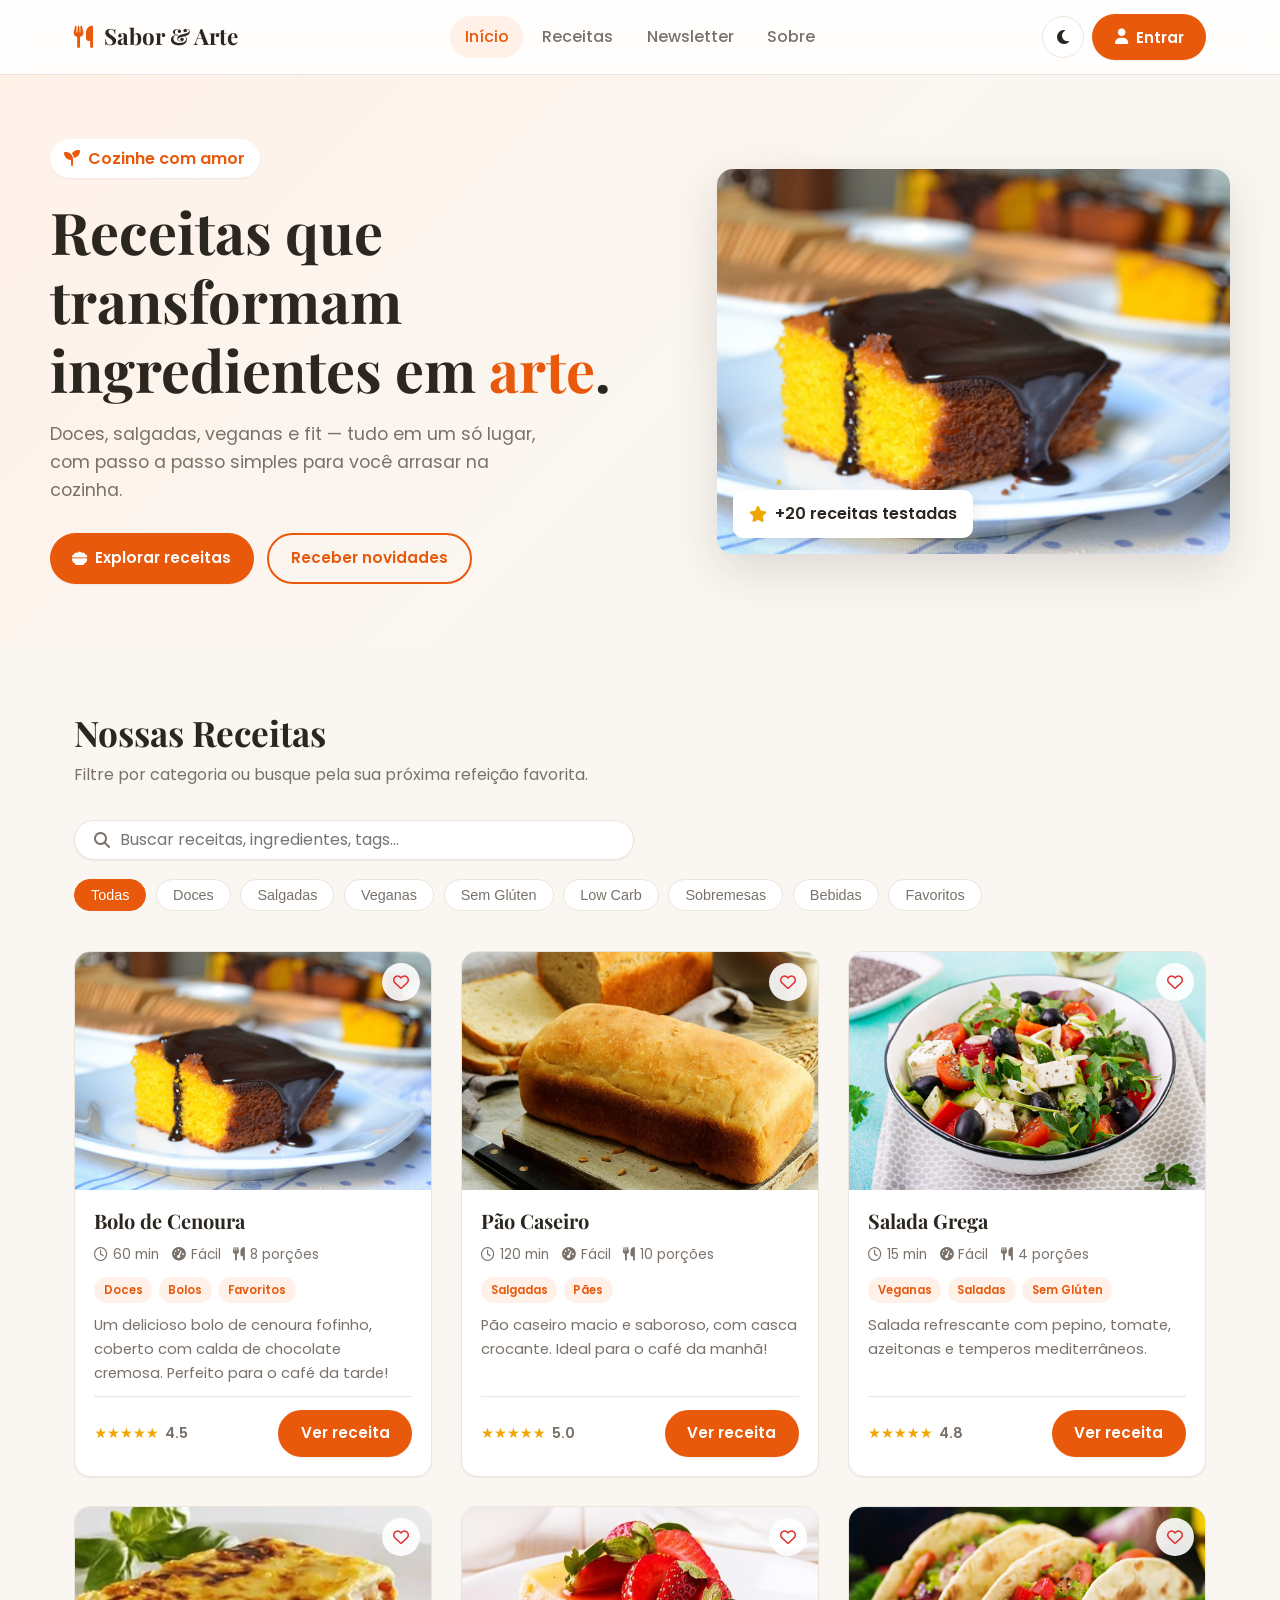
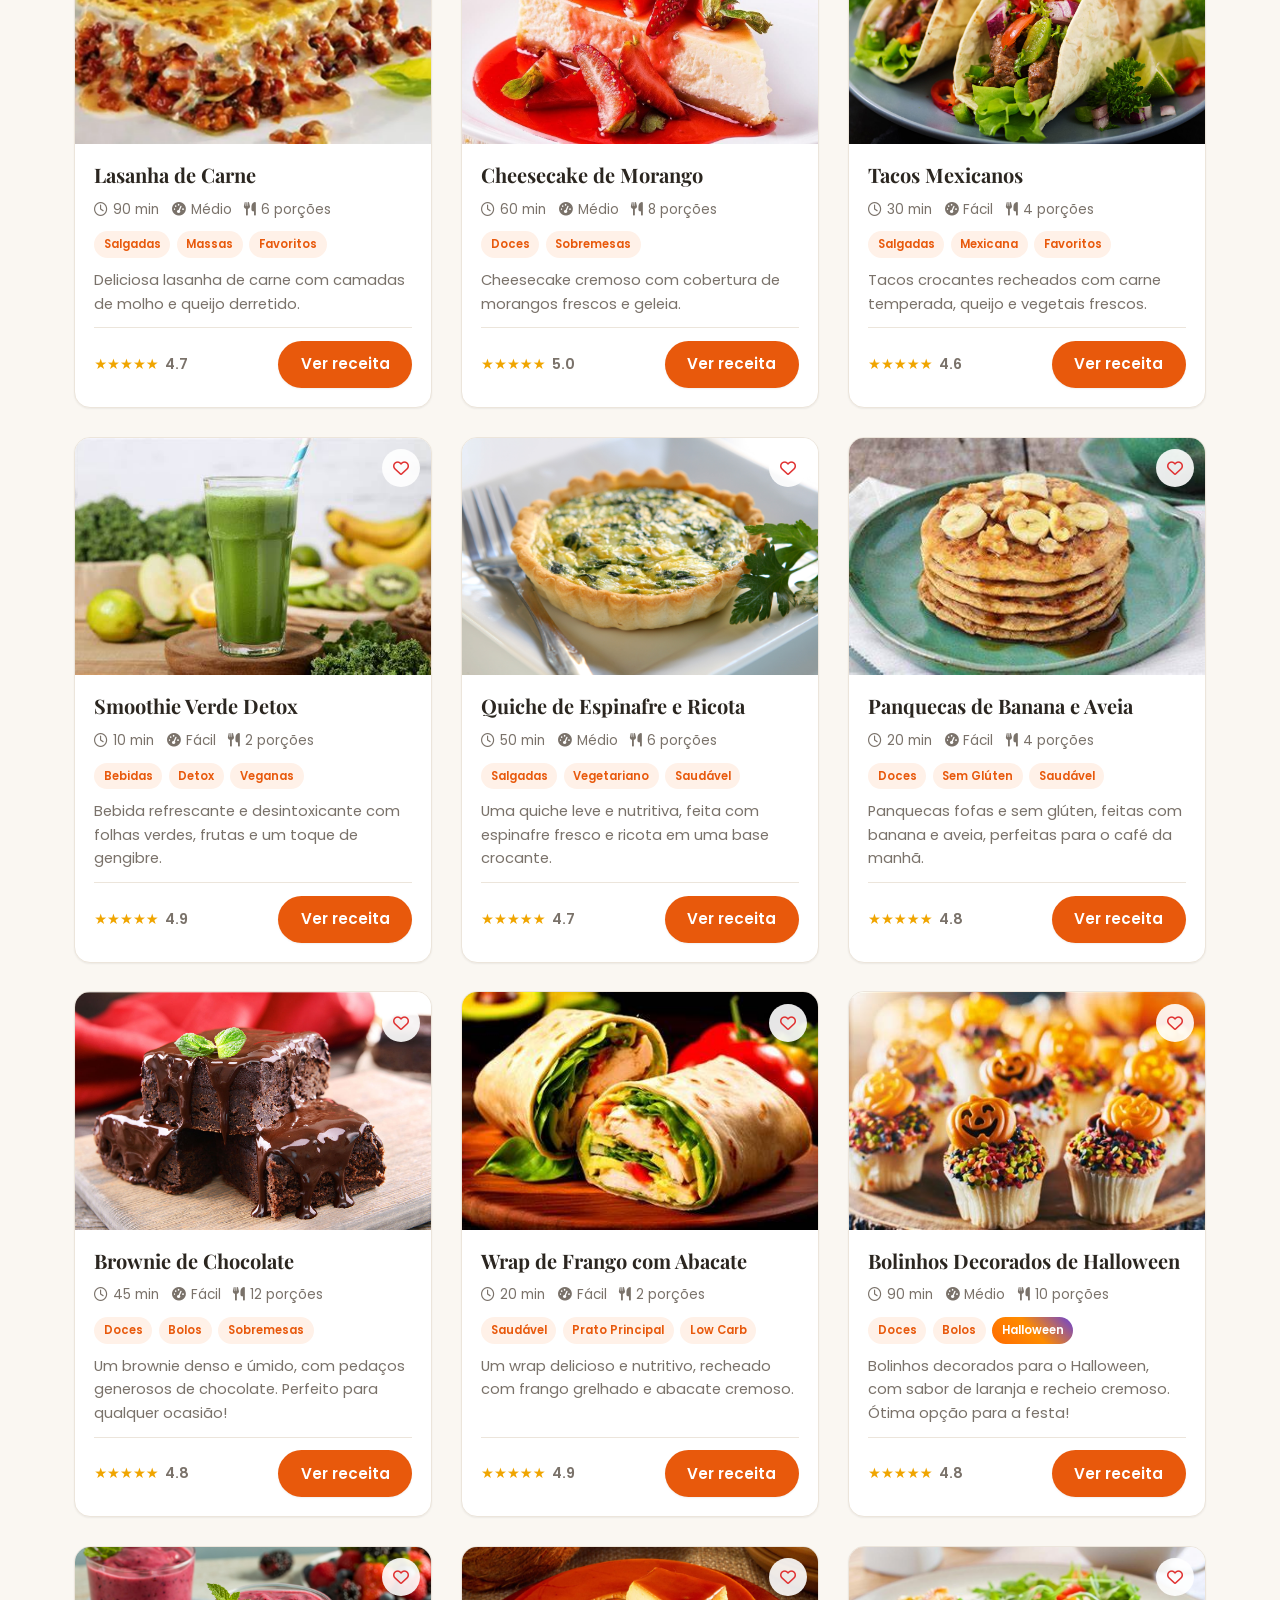
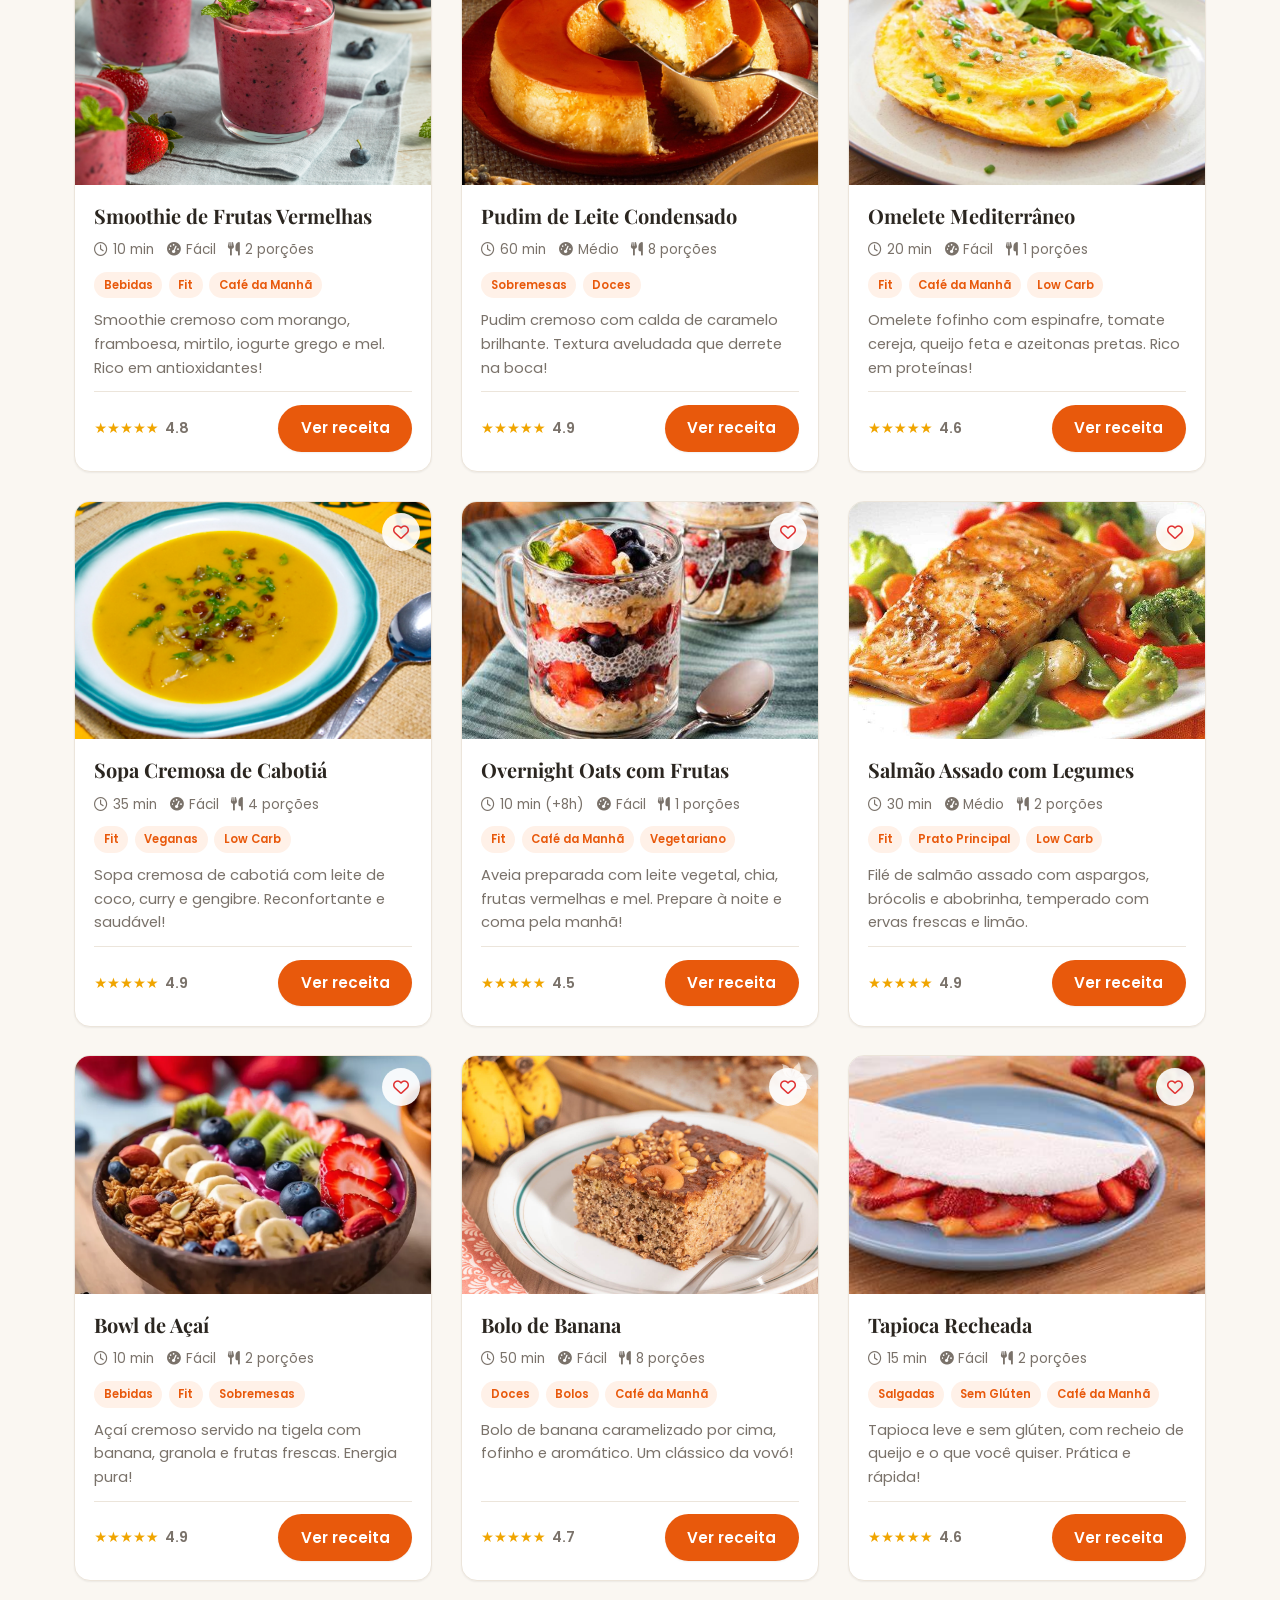
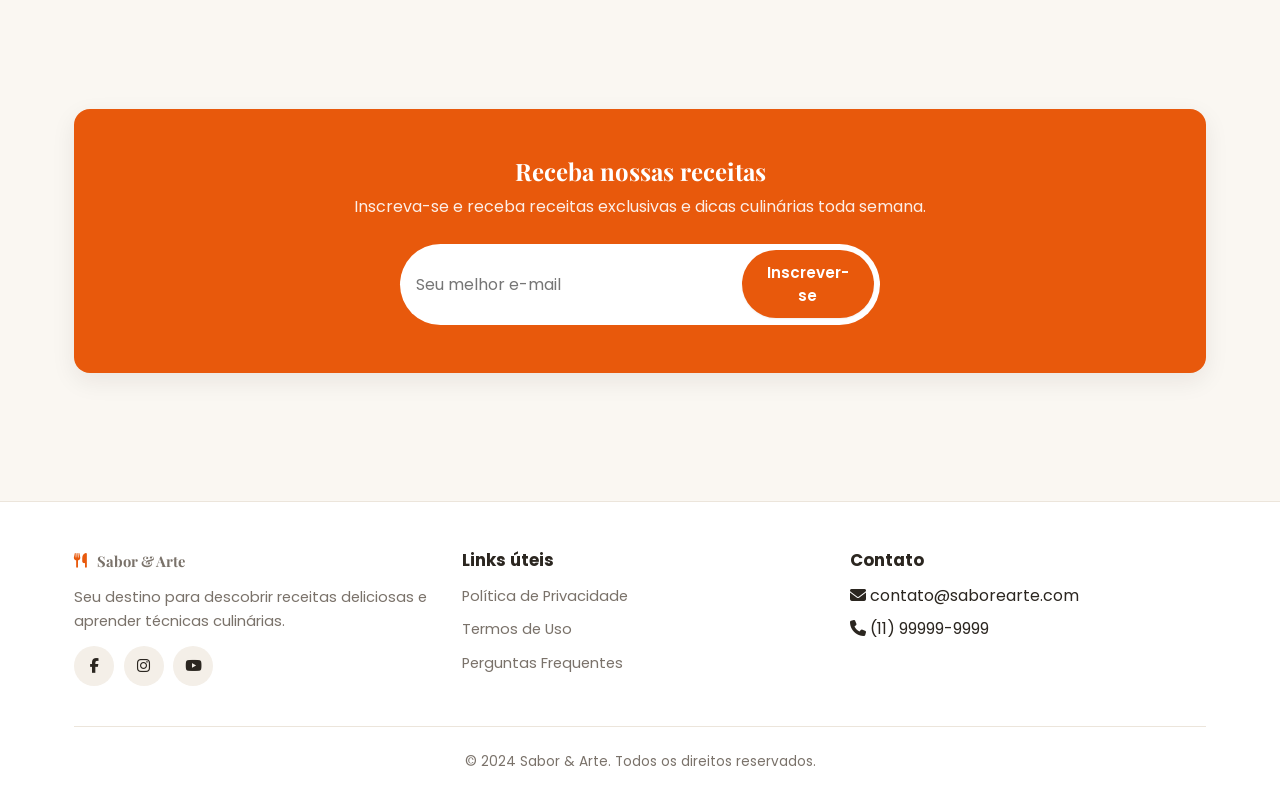
<file: frontend/index.html>
<!DOCTYPE html>
<html lang="pt-BR">
<head>
  <meta charset="UTF-8" />
  <meta name="viewport" content="width=device-width, initial-scale=1.0" />
  <title>Sabor & Arte — Receitas deliciosas para o dia a dia</title>
  <meta name="description" content="Descubra receitas deliciosas, fáceis e saudáveis. Doces, salgadas, veganas, low carb e muito mais no Sabor & Arte." />

  <!-- Fontes -->
  <link rel="preconnect" href="https://fonts.googleapis.com" />
  <link rel="preconnect" href="https://fonts.gstatic.com" crossorigin />
  <link href="https://fonts.googleapis.com/css2?family=Playfair+Display:wght@600;700&family=Poppins:wght@400;500;600;700&display=swap" rel="stylesheet" />
  <!-- Ícones -->
  <link href="https://cdnjs.cloudflare.com/ajax/libs/font-awesome/6.5.1/css/all.min.css" rel="stylesheet" />
  <!-- Estilos -->
  <link rel="stylesheet" href="css/style.css" />
</head>
<body>
  <!-- ================= Navbar ================= -->
  <header class="navbar">
    <nav class="navbar__inner">
      <a href="index.html" class="brand">
        <i class="fas fa-utensils"></i> Sabor &amp; Arte
      </a>

      <div class="nav-links" id="navLinks">
        <a href="index.html" class="active">Início</a>
        <a href="#receitas">Receitas</a>
        <a href="#newsletter">Newsletter</a>
        <a href="#sobre">Sobre</a>
      </div>

      <div class="nav-actions">
        <button class="icon-btn" id="themeToggle" title="Alternar tema" aria-label="Alternar tema">
          <i class="fas fa-moon"></i>
        </button>
        <button class="btn btn-primary" id="loginOpen">
          <i class="fas fa-user"></i> Entrar
        </button>
        <button class="icon-btn nav-toggle" id="navToggle" aria-label="Menu">
          <i class="fas fa-bars"></i>
        </button>
      </div>
    </nav>
  </header>

  <!-- ================= Hero ================= -->
  <section class="hero">
    <div class="container hero__inner">
      <div>
        <span class="hero__eyebrow"><i class="fas fa-seedling"></i> Cozinhe com amor</span>
        <h1>Receitas que transformam ingredientes em <span>arte</span>.</h1>
        <p>Doces, salgadas, veganas e fit — tudo em um só lugar, com passo a passo simples para você arrasar na cozinha.</p>
        <div class="hero__actions">
          <a href="#receitas" class="btn btn-primary"><i class="fas fa-bowl-food"></i> Explorar receitas</a>
          <a href="#newsletter" class="btn btn-ghost">Receber novidades</a>
        </div>
      </div>
      <div class="hero__media">
        <img src="Bolo_de_cenoura.jpg" alt="Prato em destaque" />
        <div class="hero__badge"><i class="fas fa-star"></i> +20 receitas testadas</div>
      </div>
    </div>
  </section>

  <!-- ================= Receitas ================= -->
  <main class="section" id="receitas">
    <div class="container">
      <h2 class="section-title">Nossas Receitas</h2>
      <p class="section-subtitle">Filtre por categoria ou busque pela sua próxima refeição favorita.</p>

      <div class="toolbar">
        <label class="search-bar">
          <i class="fas fa-search"></i>
          <input type="text" id="searchInput" placeholder="Buscar receitas, ingredientes, tags..." />
        </label>
        <div class="filters" id="filters"><!-- gerado via JS --></div>
      </div>

      <div class="recipes-grid" id="recipesGrid"><!-- gerado via JS --></div>
    </div>
  </main>

  <!-- ================= Newsletter ================= -->
  <section class="section" id="newsletter">
    <div class="container">
      <div class="newsletter">
        <h2>Receba nossas receitas</h2>
        <p>Inscreva-se e receba receitas exclusivas e dicas culinárias toda semana.</p>
        <form id="newsletterForm">
          <input type="email" placeholder="Seu melhor e-mail" required />
          <button type="submit" class="btn btn-primary">Inscrever-se</button>
        </form>
      </div>
    </div>
  </section>

  <!-- ================= Footer ================= -->
  <footer class="footer" id="sobre">
    <div class="container">
      <div class="footer__grid">
        <div>
          <a href="index.html" class="brand"><i class="fas fa-utensils"></i> Sabor &amp; Arte</a>
          <p style="margin-top: 0.8rem">Seu destino para descobrir receitas deliciosas e aprender técnicas culinárias.</p>
          <div class="socials">
            <a href="#" aria-label="Facebook"><i class="fab fa-facebook-f"></i></a>
            <a href="#" aria-label="Instagram"><i class="fab fa-instagram"></i></a>
            <a href="#" aria-label="YouTube"><i class="fab fa-youtube"></i></a>
          </div>
        </div>
        <div>
          <h3>Links úteis</h3>
          <ul>
            <li><a href="#">Política de Privacidade</a></li>
            <li><a href="#">Termos de Uso</a></li>
            <li><a href="#">Perguntas Frequentes</a></li>
          </ul>
        </div>
        <div>
          <h3>Contato</h3>
          <ul>
            <li><i class="fas fa-envelope"></i> contato@saborearte.com</li>
            <li><i class="fas fa-phone"></i> (11) 99999-9999</li>
          </ul>
        </div>
      </div>
      <div class="footer__bottom">© 2024 Sabor &amp; Arte. Todos os direitos reservados.</div>
    </div>
  </footer>

  <!-- ================= Modal de login / cadastro ================= -->
  <div class="modal" id="authModal">
    <div class="modal__card">
      <div class="modal__head">
        <h2 id="authTitle" style="font-family: var(--font)">Entrar</h2>
        <button class="modal__close" id="authClose" aria-label="Fechar">&times;</button>
      </div>
      <div class="modal__msg" id="authMsg"></div>
      <form id="authForm">
        <div class="field" id="nameField" hidden>
          <label for="authName">Nome</label>
          <input type="text" id="authName" autocomplete="name" />
        </div>
        <div class="field">
          <label for="authEmail">E-mail</label>
          <input type="email" id="authEmail" autocomplete="email" required />
        </div>
        <div class="field">
          <label for="authPassword">Senha</label>
          <input type="password" id="authPassword" autocomplete="current-password" required />
        </div>
        <button type="submit" class="btn btn-primary w-full" id="authSubmit">Entrar</button>
      </form>
      <p class="modal__switch" id="authSwitch">
        Não tem uma conta? <a id="authSwitchLink">Cadastre-se</a>
      </p>
    </div>
  </div>

  <!-- Scripts -->
  <script src="js/data.js"></script>
  <script src="js/main.js"></script>
</body>
</html>
</file>
<file: frontend/css/style.css>
/* ============================================================
   Sabor & Arte — Folha de estilo principal
   Design system baseado em variáveis CSS + dark mode.
   ============================================================ */

/* ---------- Tokens de design ---------- */
:root {
  /* Cores da marca */
  --brand: #e8590c;
  --brand-strong: #c94b06;
  --brand-soft: #fff1e8;
  --accent: #2f9e44;

  /* Superfícies e texto */
  --bg: #faf7f2;
  --surface: #ffffff;
  --surface-2: #f4efe8;
  --text: #2b2620;
  --text-muted: #7a726a;
  --border: #ece5db;

  /* Efeitos */
  --shadow-sm: 0 1px 2px rgba(0, 0, 0, 0.06);
  --shadow: 0 8px 24px rgba(40, 30, 20, 0.08);
  --shadow-lg: 0 16px 48px rgba(40, 30, 20, 0.14);
  --radius: 16px;
  --radius-sm: 10px;
  --radius-pill: 999px;

  --font: "Poppins", "Segoe UI", system-ui, -apple-system, sans-serif;
  --font-display: "Playfair Display", Georgia, serif;
  --container: 1180px;
  --transition: 0.25s ease;
}

[data-theme="dark"] {
  --brand: #ff922b;
  --brand-strong: #ffa94d;
  --brand-soft: #2a2016;
  --accent: #51cf66;

  --bg: #16130f;
  --surface: #211c17;
  --surface-2: #2b241d;
  --text: #f3ede4;
  --text-muted: #b3a89b;
  --border: #3a3128;

  --shadow-sm: 0 1px 2px rgba(0, 0, 0, 0.4);
  --shadow: 0 8px 24px rgba(0, 0, 0, 0.4);
  --shadow-lg: 0 16px 48px rgba(0, 0, 0, 0.55);
}

/* ---------- Reset ---------- */
*,
*::before,
*::after {
  margin: 0;
  padding: 0;
  box-sizing: border-box;
}

html {
  scroll-behavior: smooth;
}

body {
  font-family: var(--font);
  background: var(--bg);
  color: var(--text);
  line-height: 1.6;
  transition: background var(--transition), color var(--transition);
}

img {
  display: block;
  max-width: 100%;
}

a {
  color: inherit;
  text-decoration: none;
}

h1,
h2,
h3 {
  font-family: var(--font-display);
  line-height: 1.2;
  font-weight: 700;
}

.container {
  width: 100%;
  max-width: var(--container);
  margin: 0 auto;
  padding: 0 1.5rem;
}

.section {
  padding: 4rem 0;
}

.section-title {
  font-size: clamp(1.6rem, 3vw, 2.2rem);
  margin-bottom: 0.5rem;
}

.section-subtitle {
  color: var(--text-muted);
  margin-bottom: 2rem;
}

/* ---------- Botões ---------- */
.btn {
  display: inline-flex;
  align-items: center;
  gap: 0.5rem;
  padding: 0.7rem 1.4rem;
  border: none;
  border-radius: var(--radius-pill);
  font-family: var(--font);
  font-size: 0.95rem;
  font-weight: 600;
  cursor: pointer;
  transition: transform var(--transition), background var(--transition),
    color var(--transition), box-shadow var(--transition);
}

.btn-primary {
  background: var(--brand);
  color: #fff;
  box-shadow: var(--shadow-sm);
}

.btn-primary:hover {
  background: var(--brand-strong);
  transform: translateY(-2px);
}

.btn-ghost {
  background: transparent;
  color: var(--brand);
  border: 2px solid var(--brand);
}

.btn-ghost:hover {
  background: var(--brand);
  color: #fff;
}

/* ---------- Navbar ---------- */
.navbar {
  position: sticky;
  top: 0;
  z-index: 100;
  background: color-mix(in srgb, var(--surface) 85%, transparent);
  backdrop-filter: blur(12px);
  border-bottom: 1px solid var(--border);
}

.navbar__inner {
  display: flex;
  align-items: center;
  justify-content: space-between;
  gap: 1rem;
  padding: 0.9rem 1.5rem;
  max-width: var(--container);
  margin: 0 auto;
}

.brand {
  display: flex;
  align-items: center;
  gap: 0.6rem;
  font-family: var(--font-display);
  font-size: 1.4rem;
  font-weight: 700;
  color: var(--text);
}

.brand i {
  color: var(--brand);
}

.nav-links {
  display: flex;
  align-items: center;
  gap: 0.3rem;
}

.nav-links a {
  padding: 0.5rem 0.9rem;
  border-radius: var(--radius-pill);
  color: var(--text-muted);
  font-weight: 500;
  transition: color var(--transition), background var(--transition);
}

.nav-links a:hover,
.nav-links a.active {
  color: var(--brand);
  background: var(--brand-soft);
}

.nav-actions {
  display: flex;
  align-items: center;
  gap: 0.5rem;
}

.icon-btn {
  display: inline-flex;
  align-items: center;
  justify-content: center;
  width: 42px;
  height: 42px;
  border-radius: 50%;
  border: 1px solid var(--border);
  background: var(--surface);
  color: var(--text);
  cursor: pointer;
  font-size: 1rem;
  transition: transform var(--transition), background var(--transition);
}

.icon-btn:hover {
  transform: translateY(-2px);
  background: var(--surface-2);
}

.nav-toggle {
  display: none;
}

/* ---------- Hero ---------- */
.hero {
  position: relative;
  overflow: hidden;
  background: linear-gradient(135deg, var(--brand-soft), transparent 60%);
}

.hero__inner {
  display: grid;
  grid-template-columns: 1.1fr 0.9fr;
  align-items: center;
  gap: 2.5rem;
  padding: 4rem 0;
}

.hero__eyebrow {
  display: inline-flex;
  align-items: center;
  gap: 0.5rem;
  color: var(--brand);
  font-weight: 600;
  background: var(--surface);
  padding: 0.4rem 0.9rem;
  border-radius: var(--radius-pill);
  box-shadow: var(--shadow-sm);
  margin-bottom: 1.2rem;
}

.hero h1 {
  font-size: clamp(2.2rem, 5vw, 3.6rem);
  margin-bottom: 1rem;
}

.hero h1 span {
  color: var(--brand);
}

.hero p {
  color: var(--text-muted);
  font-size: 1.1rem;
  max-width: 46ch;
  margin-bottom: 1.8rem;
}

.hero__actions {
  display: flex;
  gap: 0.8rem;
  flex-wrap: wrap;
}

.hero__media {
  position: relative;
  aspect-ratio: 4 / 3;
  border-radius: var(--radius);
  overflow: hidden;
  box-shadow: var(--shadow-lg);
}

.hero__media img {
  width: 100%;
  height: 100%;
  object-fit: cover;
}

.hero__badge {
  position: absolute;
  bottom: 1rem;
  left: 1rem;
  background: var(--surface);
  padding: 0.7rem 1rem;
  border-radius: var(--radius-sm);
  box-shadow: var(--shadow);
  font-weight: 600;
  display: flex;
  align-items: center;
  gap: 0.5rem;
}

.hero__badge i {
  color: #f0a500;
}

/* ---------- Busca e filtros ---------- */
.toolbar {
  display: flex;
  flex-direction: column;
  gap: 1.2rem;
  margin-bottom: 2.5rem;
}

.search-bar {
  display: flex;
  gap: 0.6rem;
  background: var(--surface);
  border: 1px solid var(--border);
  border-radius: var(--radius-pill);
  padding: 0.4rem 0.4rem 0.4rem 1.2rem;
  box-shadow: var(--shadow-sm);
  max-width: 560px;
  width: 100%;
}

.search-bar i {
  align-self: center;
  color: var(--text-muted);
}

.search-bar input {
  flex: 1;
  border: none;
  background: transparent;
  color: var(--text);
  font-family: var(--font);
  font-size: 1rem;
  outline: none;
}

.filters {
  display: flex;
  flex-wrap: wrap;
  gap: 0.6rem;
}

.chip {
  padding: 0.45rem 1rem;
  border-radius: var(--radius-pill);
  border: 1px solid var(--border);
  background: var(--surface);
  color: var(--text-muted);
  font-size: 0.9rem;
  font-weight: 500;
  cursor: pointer;
  transition: all var(--transition);
}

.chip:hover {
  border-color: var(--brand);
  color: var(--brand);
}

.chip.active {
  background: var(--brand);
  border-color: var(--brand);
  color: #fff;
}

/* ---------- Grid de receitas ---------- */
.recipes-grid {
  display: grid;
  grid-template-columns: repeat(auto-fill, minmax(280px, 1fr));
  gap: 1.8rem;
}

.card {
  background: var(--surface);
  border: 1px solid var(--border);
  border-radius: var(--radius);
  overflow: hidden;
  box-shadow: var(--shadow-sm);
  display: flex;
  flex-direction: column;
  transition: transform var(--transition), box-shadow var(--transition);
}

.card:hover {
  transform: translateY(-6px);
  box-shadow: var(--shadow-lg);
}

.card__media {
  position: relative;
  aspect-ratio: 3 / 2;
  overflow: hidden;
}

.card__media img {
  width: 100%;
  height: 100%;
  object-fit: cover;
  transition: transform 0.5s ease;
}

.card:hover .card__media img {
  transform: scale(1.06);
}

.card__fav {
  position: absolute;
  top: 0.7rem;
  right: 0.7rem;
  width: 38px;
  height: 38px;
  border-radius: 50%;
  border: none;
  background: rgba(255, 255, 255, 0.9);
  color: #e03131;
  cursor: pointer;
  display: grid;
  place-items: center;
  font-size: 1rem;
  transition: transform var(--transition);
}

.card__fav:hover {
  transform: scale(1.15);
}

.card__body {
  padding: 1.2rem;
  display: flex;
  flex-direction: column;
  gap: 0.7rem;
  flex: 1;
}

.card__title {
  font-size: 1.25rem;
}

.card__meta {
  display: flex;
  flex-wrap: wrap;
  gap: 0.8rem;
  font-size: 0.85rem;
  color: var(--text-muted);
}

.card__meta span {
  display: inline-flex;
  align-items: center;
  gap: 0.3rem;
}

.card__tags {
  display: flex;
  flex-wrap: wrap;
  gap: 0.4rem;
}

.tag {
  font-size: 0.72rem;
  font-weight: 600;
  padding: 0.25rem 0.6rem;
  border-radius: var(--radius-pill);
  background: var(--brand-soft);
  color: var(--brand);
}

.tag--halloween {
  background: linear-gradient(45deg, #ff6b01, #ff8c00, #6741d9);
  color: #fff;
}

.card__desc {
  color: var(--text-muted);
  font-size: 0.92rem;
  flex: 1;
}

.card__footer {
  display: flex;
  align-items: center;
  justify-content: space-between;
  padding-top: 0.8rem;
  border-top: 1px solid var(--border);
}

.rating {
  color: #f0a500;
  font-weight: 600;
  font-size: 0.9rem;
}

.rating span {
  color: var(--text-muted);
  margin-left: 0.2rem;
}

/* ---------- Estado vazio ---------- */
.empty-state {
  grid-column: 1 / -1;
  text-align: center;
  padding: 3rem 1rem;
  color: var(--text-muted);
}

.empty-state i {
  font-size: 2.5rem;
  color: var(--brand);
  margin-bottom: 1rem;
}

/* ---------- Newsletter ---------- */
.newsletter {
  background: var(--brand);
  color: #fff;
  border-radius: var(--radius);
  padding: 3rem 2rem;
  text-align: center;
  box-shadow: var(--shadow);
}

.newsletter h2 {
  color: #fff;
  margin-bottom: 0.5rem;
}

.newsletter p {
  opacity: 0.9;
  margin-bottom: 1.5rem;
}

.newsletter form {
  display: flex;
  gap: 0.6rem;
  max-width: 480px;
  margin: 0 auto;
  background: #fff;
  padding: 0.4rem 0.4rem 0.4rem 1rem;
  border-radius: var(--radius-pill);
}

.newsletter input {
  flex: 1;
  border: none;
  outline: none;
  font-family: var(--font);
  font-size: 1rem;
  color: var(--text);
  background: transparent;
}

/* ---------- Footer ---------- */
.footer {
  background: var(--surface);
  border-top: 1px solid var(--border);
  margin-top: 4rem;
  padding: 3rem 0 1.5rem;
}

.footer__grid {
  display: grid;
  grid-template-columns: repeat(auto-fit, minmax(200px, 1fr));
  gap: 2rem;
}

.footer h3 {
  font-family: var(--font);
  font-size: 1.05rem;
  margin-bottom: 0.8rem;
}

.footer p,
.footer a {
  color: var(--text-muted);
  font-size: 0.92rem;
}

.footer ul {
  list-style: none;
  display: flex;
  flex-direction: column;
  gap: 0.5rem;
}

.footer a:hover {
  color: var(--brand);
}

.socials {
  display: flex;
  gap: 0.6rem;
  margin-top: 0.8rem;
}

.socials a {
  width: 40px;
  height: 40px;
  border-radius: 50%;
  display: grid;
  place-items: center;
  background: var(--surface-2);
  color: var(--text);
  transition: transform var(--transition), background var(--transition),
    color var(--transition);
}

.socials a:hover {
  transform: translateY(-3px);
  background: var(--brand);
  color: #fff;
}

.footer__bottom {
  text-align: center;
  color: var(--text-muted);
  font-size: 0.85rem;
  margin-top: 2.5rem;
  padding-top: 1.5rem;
  border-top: 1px solid var(--border);
}

/* ---------- Modal ---------- */
.modal {
  position: fixed;
  inset: 0;
  z-index: 200;
  display: none;
  place-items: center;
  background: rgba(0, 0, 0, 0.55);
  padding: 1rem;
}

.modal.open {
  display: grid;
}

.modal__card {
  background: var(--surface);
  border-radius: var(--radius);
  padding: 2rem;
  width: 100%;
  max-width: 420px;
  box-shadow: var(--shadow-lg);
  animation: pop 0.25s ease;
}

@keyframes pop {
  from {
    opacity: 0;
    transform: translateY(12px) scale(0.98);
  }
  to {
    opacity: 1;
    transform: translateY(0) scale(1);
  }
}

.modal__head {
  display: flex;
  align-items: center;
  justify-content: space-between;
  margin-bottom: 1.2rem;
}

.modal__close {
  border: none;
  background: transparent;
  color: var(--text-muted);
  font-size: 1.6rem;
  line-height: 1;
  cursor: pointer;
}

.field {
  margin-bottom: 1rem;
}

.field label {
  display: block;
  margin-bottom: 0.4rem;
  font-size: 0.9rem;
  font-weight: 500;
}

.field input {
  width: 100%;
  padding: 0.7rem 0.9rem;
  border: 1px solid var(--border);
  border-radius: var(--radius-sm);
  background: var(--bg);
  color: var(--text);
  font-family: var(--font);
  font-size: 0.95rem;
}

.field input:focus {
  outline: 2px solid var(--brand);
  outline-offset: 1px;
}

.modal__msg {
  display: none;
  padding: 0.7rem;
  border-radius: var(--radius-sm);
  margin-bottom: 1rem;
  font-size: 0.9rem;
  text-align: center;
}

.modal__msg.success {
  display: block;
  background: rgba(47, 158, 68, 0.15);
  color: var(--accent);
}

.modal__msg.error {
  display: block;
  background: rgba(224, 49, 49, 0.15);
  color: #e03131;
}

.modal__switch {
  text-align: center;
  margin-top: 1rem;
  font-size: 0.9rem;
  color: var(--text-muted);
}

.modal__switch a {
  color: var(--brand);
  font-weight: 600;
  cursor: pointer;
}

.w-full {
  width: 100%;
  justify-content: center;
}

/* ============================================================
   Página de receita (receita.html)
   ============================================================ */
.recipe-hero {
  display: grid;
  grid-template-columns: 1fr 1fr;
  gap: 2.5rem;
  align-items: center;
  padding: 3rem 0;
}

.recipe-hero__media {
  aspect-ratio: 4 / 3;
  border-radius: var(--radius);
  overflow: hidden;
  box-shadow: var(--shadow);
}

.recipe-hero__media img {
  width: 100%;
  height: 100%;
  object-fit: cover;
}

.breadcrumb {
  color: var(--text-muted);
  font-size: 0.9rem;
  margin-bottom: 1rem;
}

.breadcrumb a:hover {
  color: var(--brand);
}

.recipe-hero h1 {
  font-size: clamp(1.8rem, 4vw, 2.8rem);
  margin-bottom: 1rem;
}

.recipe-stats {
  display: flex;
  flex-wrap: wrap;
  gap: 1.5rem;
  margin: 1.5rem 0;
}

.recipe-stat {
  display: flex;
  flex-direction: column;
}

.recipe-stat i {
  color: var(--brand);
  margin-bottom: 0.2rem;
}

.recipe-stat strong {
  font-size: 1.05rem;
}

.recipe-stat small {
  color: var(--text-muted);
}

.recipe-body {
  display: grid;
  grid-template-columns: 0.9fr 1.1fr;
  gap: 2.5rem;
  padding-bottom: 4rem;
}

.panel {
  background: var(--surface);
  border: 1px solid var(--border);
  border-radius: var(--radius);
  padding: 1.8rem;
  box-shadow: var(--shadow-sm);
}

.panel h2 {
  font-family: var(--font);
  font-size: 1.3rem;
  display: flex;
  align-items: center;
  gap: 0.6rem;
  margin-bottom: 1.2rem;
}

.panel h2 i {
  color: var(--brand);
}

.ingredients {
  list-style: none;
  display: flex;
  flex-direction: column;
  gap: 0.4rem;
}

.ingredients li {
  display: flex;
  align-items: flex-start;
  gap: 0.7rem;
  padding: 0.6rem 0;
  border-bottom: 1px dashed var(--border);
}

.ingredients li::before {
  content: "\f00c";
  font-family: "Font Awesome 6 Free";
  font-weight: 900;
  color: var(--accent);
  font-size: 0.8rem;
  margin-top: 0.25rem;
}

.steps {
  list-style: none;
  counter-reset: step;
  display: flex;
  flex-direction: column;
  gap: 1rem;
}

.steps li {
  counter-increment: step;
  display: flex;
  gap: 1rem;
}

.steps li::before {
  content: counter(step);
  flex-shrink: 0;
  width: 34px;
  height: 34px;
  border-radius: 50%;
  background: var(--brand);
  color: #fff;
  font-weight: 700;
  display: grid;
  place-items: center;
}

.tips {
  margin-top: 2rem;
  background: var(--brand-soft);
  border-left: 4px solid var(--brand);
  border-radius: var(--radius-sm);
  padding: 1.2rem 1.4rem;
}

.tips h3 {
  font-family: var(--font);
  font-size: 1.1rem;
  margin-bottom: 0.6rem;
  display: flex;
  align-items: center;
  gap: 0.5rem;
}

.tips ul {
  padding-left: 1.2rem;
  color: var(--text);
}

.servings-tool {
  display: flex;
  align-items: center;
  gap: 0.8rem;
  margin-bottom: 1.2rem;
  font-size: 0.9rem;
  color: var(--text-muted);
}

.servings-tool button {
  width: 32px;
  height: 32px;
  border-radius: 50%;
  border: 1px solid var(--border);
  background: var(--surface);
  color: var(--text);
  cursor: pointer;
  font-size: 1rem;
}

.servings-tool strong {
  color: var(--text);
  font-size: 1rem;
}

/* ---------- Responsivo ---------- */
@media (max-width: 900px) {
  .hero__inner,
  .recipe-hero,
  .recipe-body {
    grid-template-columns: 1fr;
  }

  .hero__media {
    order: -1;
  }
}

@media (max-width: 680px) {
  .nav-links {
    position: absolute;
    top: 100%;
    left: 0;
    right: 0;
    flex-direction: column;
    align-items: stretch;
    gap: 0;
    background: var(--surface);
    border-bottom: 1px solid var(--border);
    padding: 0.5rem;
    display: none;
  }

  .nav-links.open {
    display: flex;
  }

  .nav-toggle {
    display: inline-flex;
  }

  .newsletter form {
    flex-direction: column;
    border-radius: var(--radius);
    background: transparent;
    padding: 0;
  }

  .newsletter input {
    background: #fff;
    padding: 0.8rem 1rem;
    border-radius: var(--radius-pill);
  }
}
</file>
